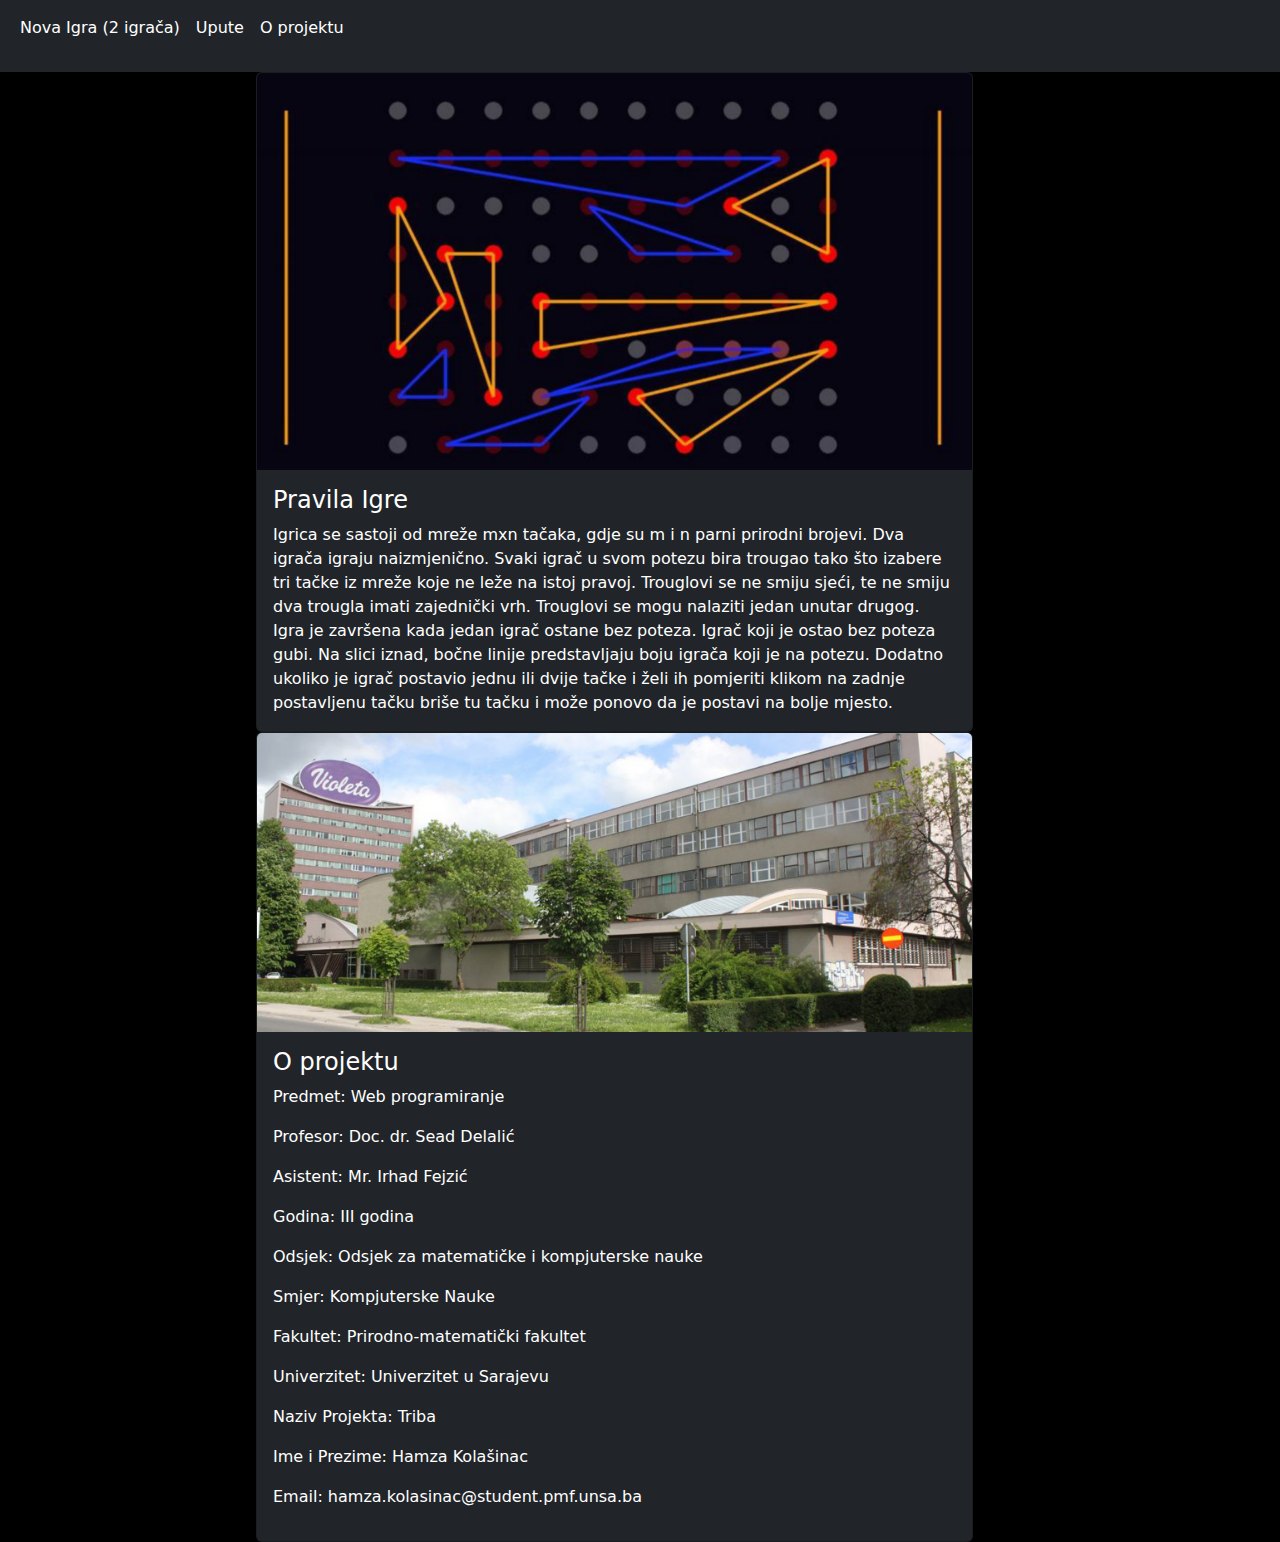
<file: index.html>
<!DOCTYPE html>
<html>
<head>
	<meta charset="utf-8">
	<meta name="viewport" content="width=device-width, initial-scale=1">
	<title>Početna Stranica</title>
	<link href="https://cdn.jsdelivr.net/npm/bootstrap@5.3.2/dist/css/bootstrap.min.css" rel="stylesheet">
	<link rel="stylesheet" href="./style/index.css" type="text/css">
</head>
<body>
	<nav class="navbar navbar-expand-sm bg-dark">

  <div class="container-fluid">
    <ul class="navbar-nav">
      <li class="nav-item">
        <a class="nav-link" href="./NovaIgra.html"><p>Nova Igra (2 igrača)</p></a>
      </li>
      <li class="nav-item">
        <a class="nav-link" href="#upute"><p>Upute</p></a>
      </li>
      <li class="nav-item">
        <a class="nav-link" href="#o-projektu"><p>O projektu</p></a>
      </li>
    </ul>
  </div>
</nav>

<div class="d-flex" id="upute" style="margin-left: 20%;">
<div class="card" style="width:70%">
  <img class="card-img-top " src="./slike/triba1.png" alt="Card image">
  <div class="card-body">
    <h4 class="card-title">Pravila Igre</h4>
    <p class="card-text">Igrica se sastoji od mreže mxn tačaka, gdje su m i n parni prirodni brojevi. Dva igrača igraju
naizmjenično. Svaki igrač u svom potezu bira trougao tako što izabere tri tačke iz mreže koje ne
leže na istoj pravoj. Trouglovi se ne smiju sjeći, te ne smiju dva trougla imati zajednički vrh.
Trouglovi se mogu nalaziti jedan unutar drugog. Igra je završena kada jedan igrač ostane bez
poteza. Igrač koji je ostao bez poteza gubi. Na slici iznad, bočne linije predstavljaju boju igrača
koji je na potezu. Dodatno ukoliko je igrač postavio jednu ili dvije tačke i želi ih pomjeriti klikom na zadnje postavljenu tačku briše tu tačku i može ponovo da je postavi na bolje mjesto.</p>
  </div>
</div>
</div>

<div class="d-flex" id="o-projektu" style="margin-left: 20%;">
<div class="card" style="width:70%">
  <img class="card-img-top " src="./slike/pmf.jpg" alt="Card image">
  <div class="card-body">
    <h4 class="card-title">O projektu</h4>
    <p>Predmet: Web programiranje</p>
    <p>Profesor: Doc. dr. Sead Delalić</p>
    <p>Asistent: Mr. Irhad Fejzić</p>
    <p>Godina: III godina</p>
    <p>Odsjek: Odsjek za matematičke i kompjuterske nauke</p>
    <p>Smjer: Kompjuterske Nauke</p>
    <p>Fakultet: Prirodno-matematički fakultet</p>
    <p>Univerzitet: Univerzitet u Sarajevu</p>
    <p>Naziv Projekta: Triba</p>
    <p>Ime i Prezime: Hamza Kolašinac</p>
    <p>Email: hamza.kolasinac@student.pmf.unsa.ba</p>
  </div>
</div>
</div>

</body>
</html>
</file>
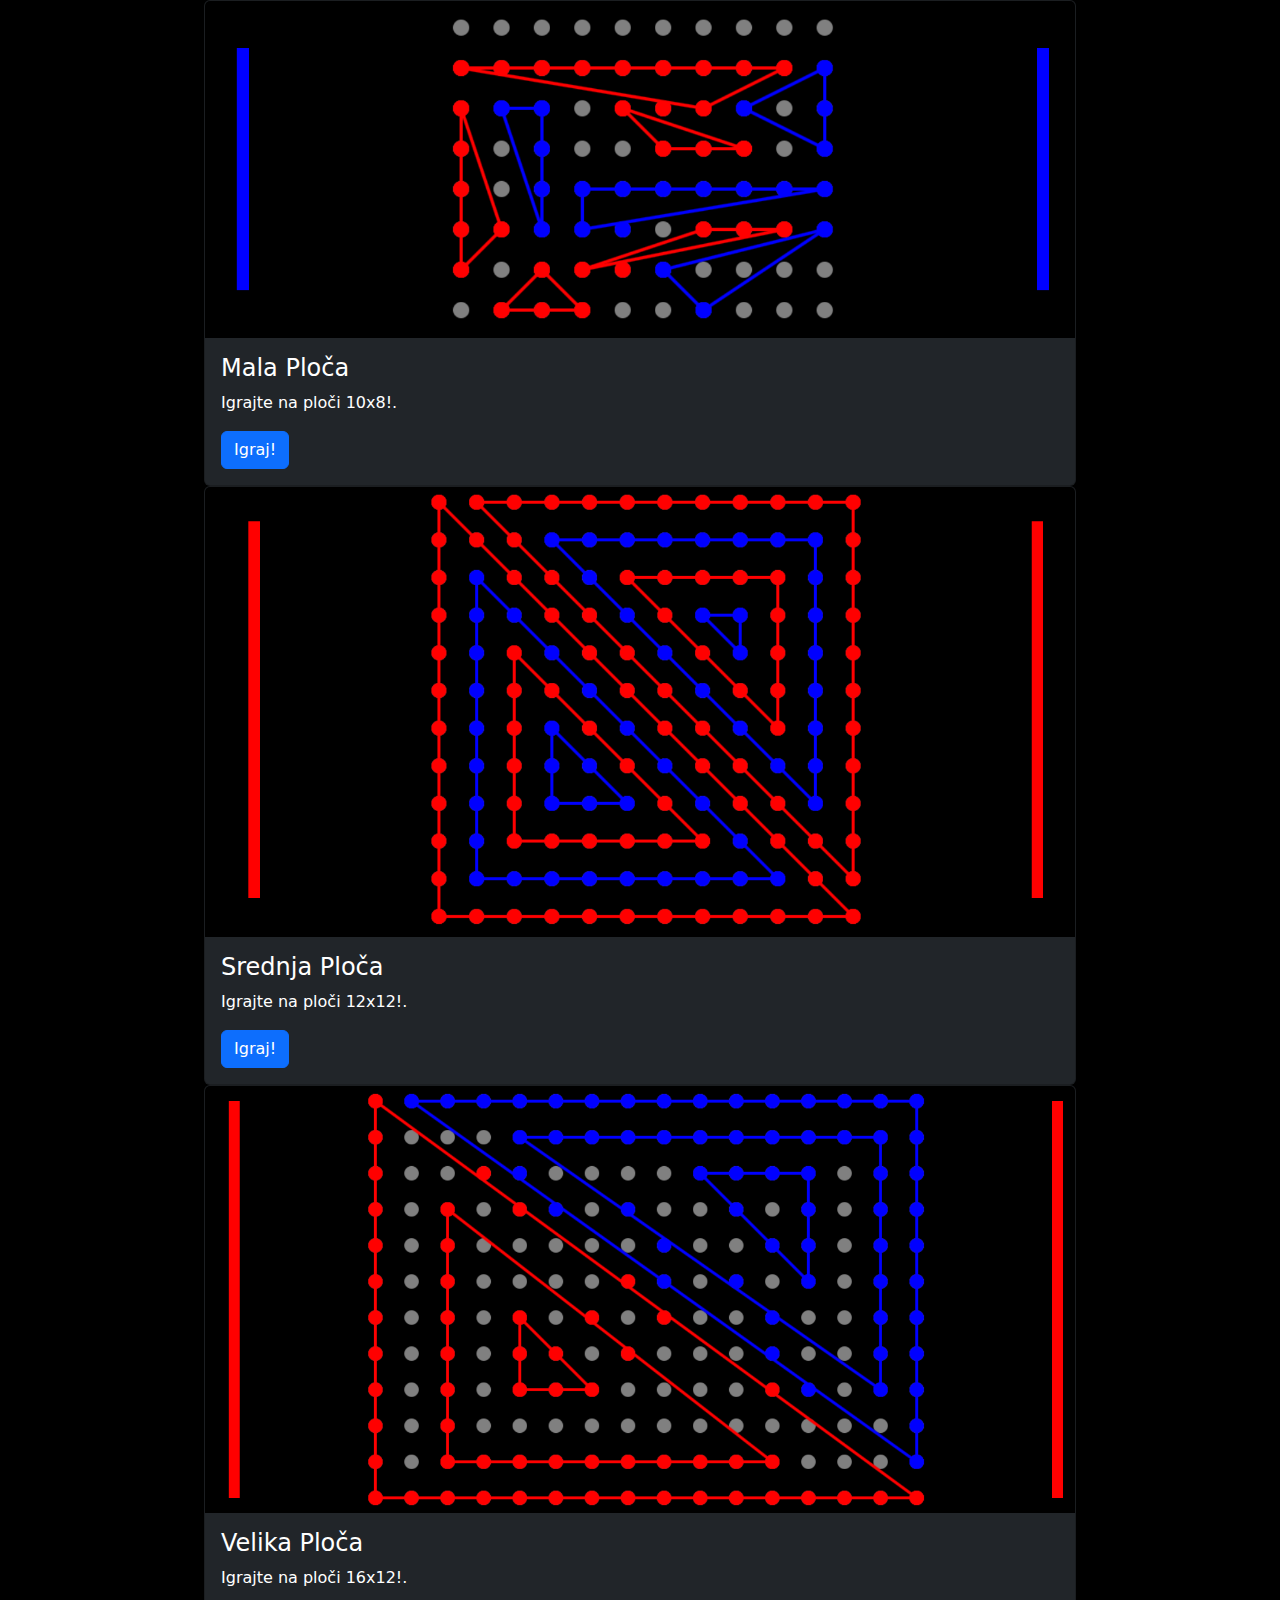
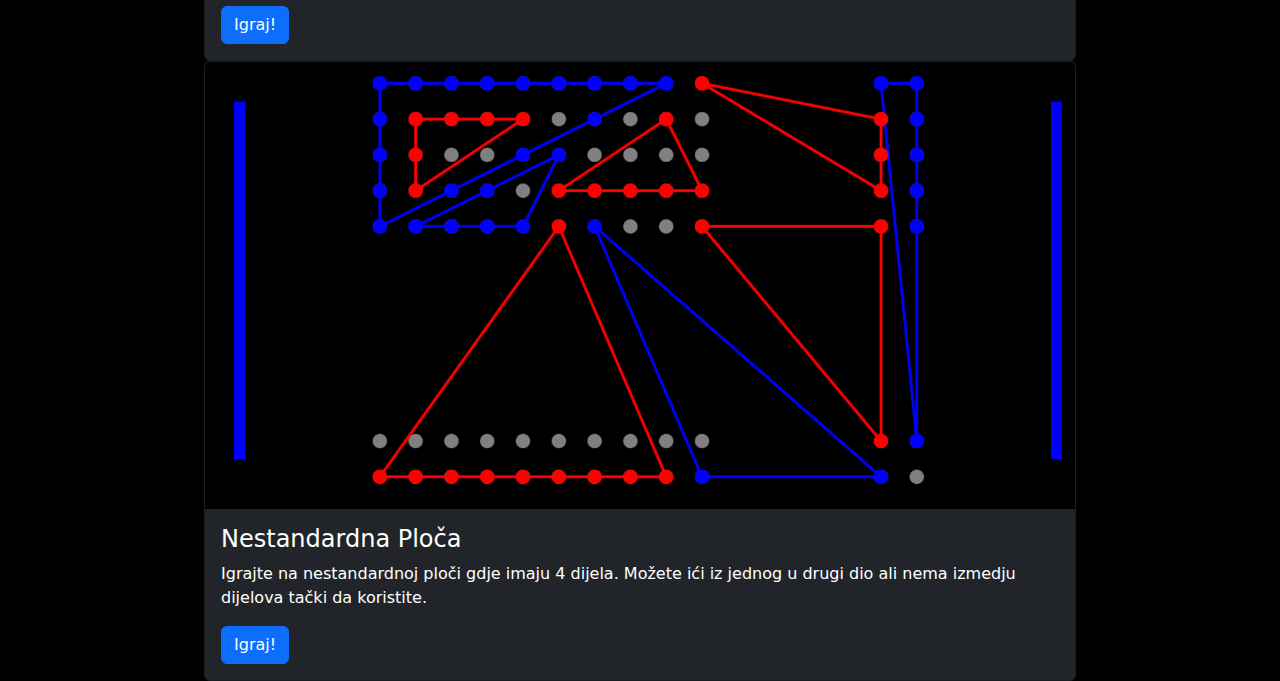
<file: NovaIgra.html>
<!DOCTYPE html>
<html>
<head>
	<meta charset="utf-8">
	<meta name="viewport" content="width=device-width, initial-scale=1">
	<title>Nova Igra</title>
	<link href="https://cdn.jsdelivr.net/npm/bootstrap@5.3.2/dist/css/bootstrap.min.css" rel="stylesheet">
	<link rel="stylesheet" href="./style/NovaIgra.css" type="text/css">
</head>
<body>

<div class="container-fluid" style="width: 70%; height: auto%; margin: auto;">

		<div class="col">
			<div class="card">
  			<img class="card-img-top" src="./slike/triba3.png" alt="Card image">
  			<div class="card-body">
    			<h4 class="card-title">Mala Ploča</h4>
    			<p class="card-text">Igrajte na ploči 10x8!.</p>
    			<a href="./tribaeasy.html" class="btn btn-primary">Igraj!</a>
  			</div>
			</div>
		</div>

		<div class="col">
			<div class="card">
  			<img class="card-img-top" src="./slike/triba4.png" alt="Card image">
  			<div class="card-body">
    			<h4 class="card-title">Srednja Ploča</h4>
    			<p class="card-text">Igrajte na ploči 12x12!.</p>
    			<a href="./tribamedium.html" class="btn btn-primary">Igraj!</a>
  			</div>
			</div>
		</div>

		<div class="col">
			<div class="card">
  			<img class="card-img-top" src="./slike/triba2.png" alt="Card image">
  			<div class="card-body">
    			<h4 class="card-title">Velika Ploča</h4>
    			<p class="card-text">Igrajte na ploči 16x12!.</p>
    			<a href="./triba.html" class="btn btn-primary">Igraj!</a>
  			</div>
			</div>
		</div>

		<div class="col">
			<div class="card">
  			<img class="card-img-top" src="./slike/triba5.png" alt="Card image">
  			<div class="card-body">
    			<h4 class="card-title">Nestandardna Ploča</h4>
    			<p class="card-text">Igrajte na nestandardnoj ploči gdje imaju 4 dijela. Možete ići iz jednog u drugi dio ali nema izmedju dijelova tački da koristite.</p>
    			<a href="./tribanestandardna.html" class="btn btn-primary">Igraj!</a>
  			</div>
			</div>
		</div>



</div>
</body>
</html>
</file>
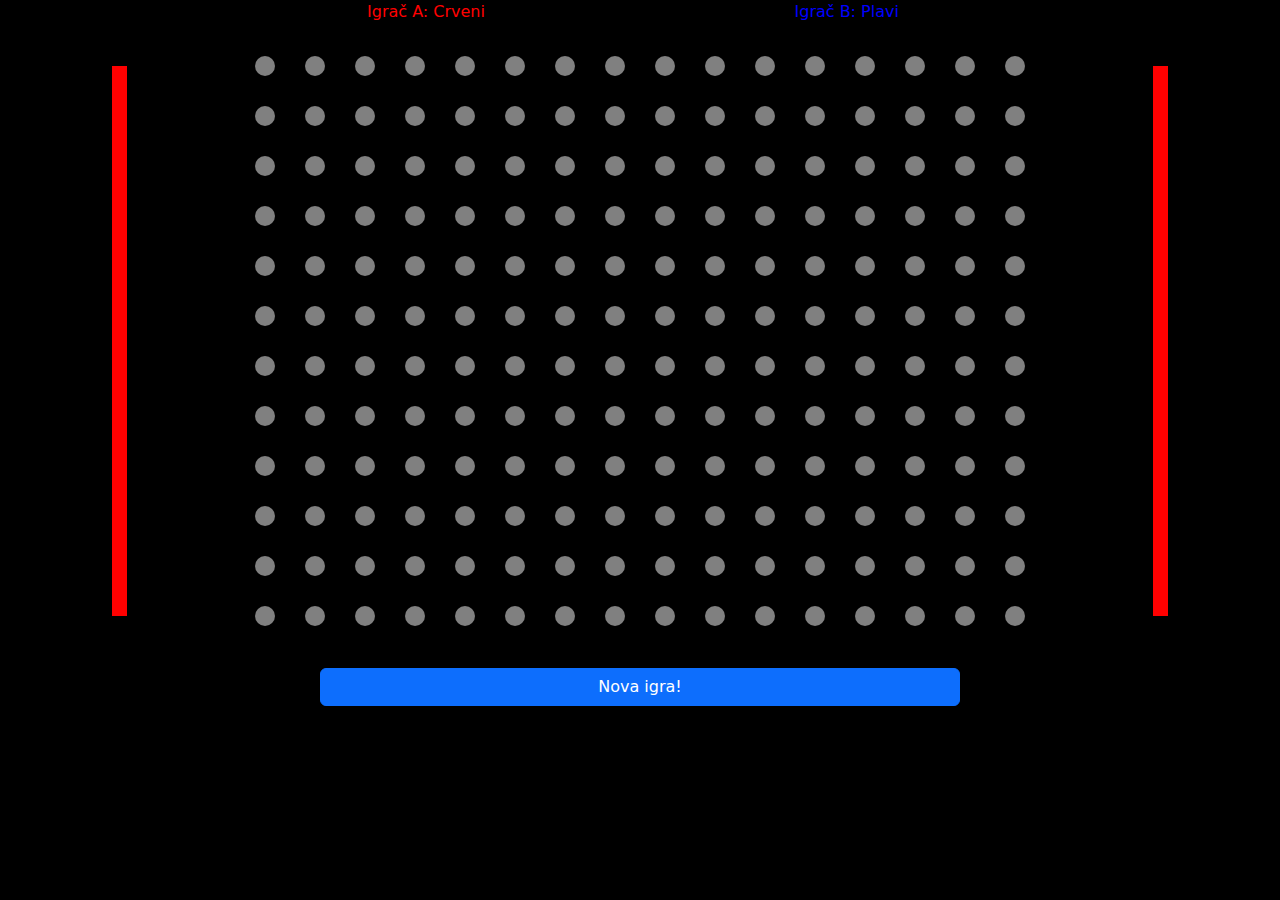
<file: triba.html>
<!DOCTYPE html>
<html>
<head>
	<meta charset="utf-8">
	<meta name="viewport" content="width=device-width, initial-scale=1">
	<title>Triba</title>
	<link href="https://cdn.jsdelivr.net/npm/bootstrap@5.3.2/dist/css/bootstrap.min.css" rel="stylesheet">
	<link rel="stylesheet" href="./style/triba.css" type="text/css">

</head>
<body>

	<div class="container">
		<div class="row">
			
			<div class="col" id="podjela1"><p>Igrač A: Crveni</p></div>
			<div class="col" id="podjela2"><p>Igrač B: Plavi</p></div>

		</div>

	</div>
	
	<div id="glavni">
		<div class="igrac" id="igracl">
			<p></p>
		</div>
		<div>
			<canvas id="triba" width="800" height="600" style="border:1px solid #000000;"></canvas>
		</div>
		<div class="igrac" id="igracd">
			<p></p>
		</div>
	</div>

	<button type="button" onclick="NovaIgra()" class="btn btn-primary batn">Nova igra!</button>

	<script src="./script/triba.js"></script>
</body>
</html>
</file>
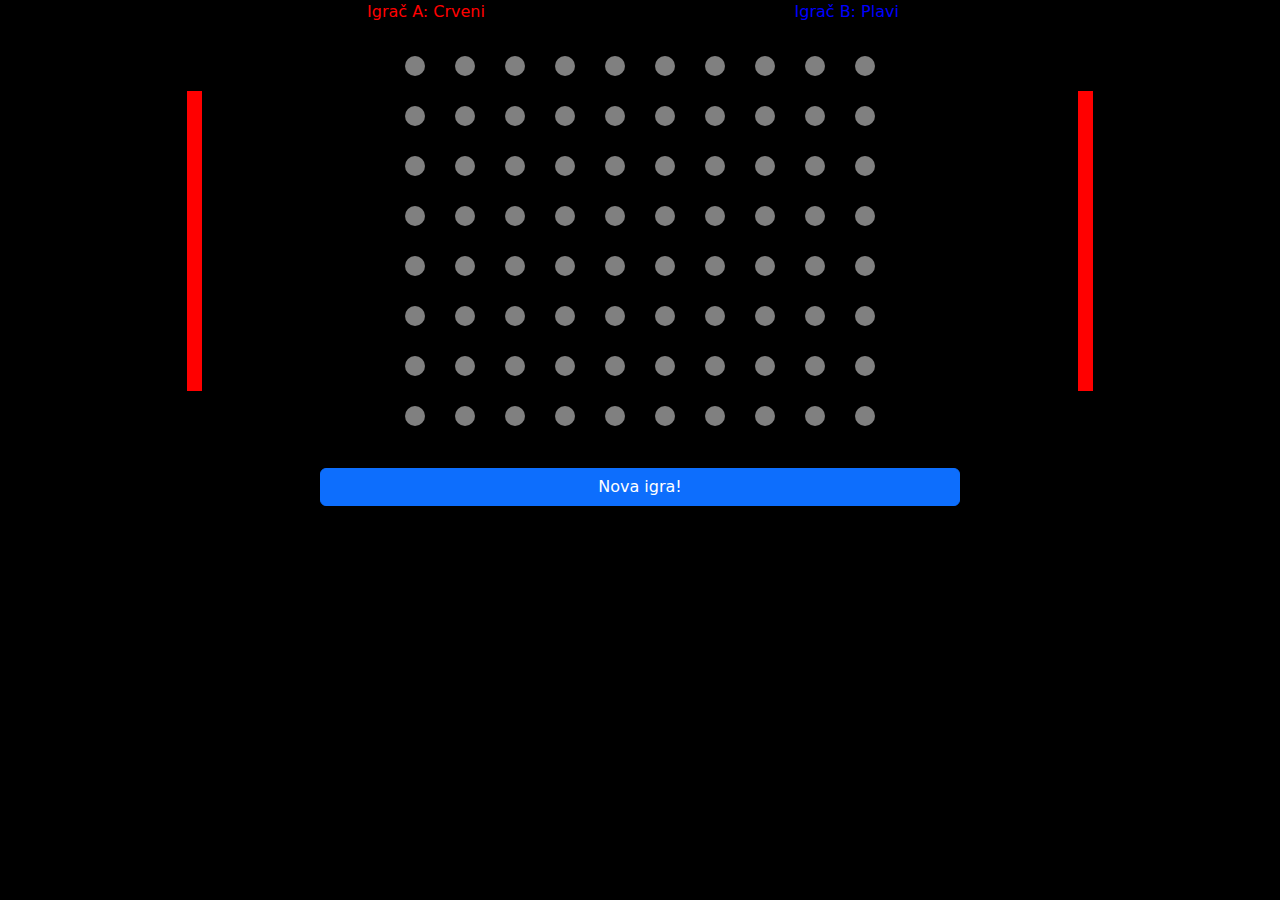
<file: tribaeasy.html>
<!DOCTYPE html>
<html>
<head>
	<meta charset="utf-8">
	<meta name="viewport" content="width=device-width, initial-scale=1">
	<title>Triba</title>
	<link href="https://cdn.jsdelivr.net/npm/bootstrap@5.3.2/dist/css/bootstrap.min.css" rel="stylesheet">
	<link rel="stylesheet" href="./style/tribaeasy.css" type="text/css">
</head>
<body>

	<div class="container">
		<div class="row">
			
			<div class="col" id="podjela1"><p>Igrač A: Crveni</p></div>
			<div class="col" id="podjela2"><p>Igrač B: Plavi</p></div>

		</div>

	</div>

	<div id="glavni">
		<div class="igrac" id="igracl">
			<p></p>
		</div>
		<div>
			<canvas id="triba" width="500" height="400" style="border:1px solid #000000;"></canvas>
		</div>
		<div class="igrac" id="igracd">
			<p></p>
		</div>
	</div>

	<button type="button" onclick="NovaIgra()" class="btn btn-primary batn">Nova igra!</button>

	<script src="./script/tribaeasy.js"></script>
</body>
</html>
</file>
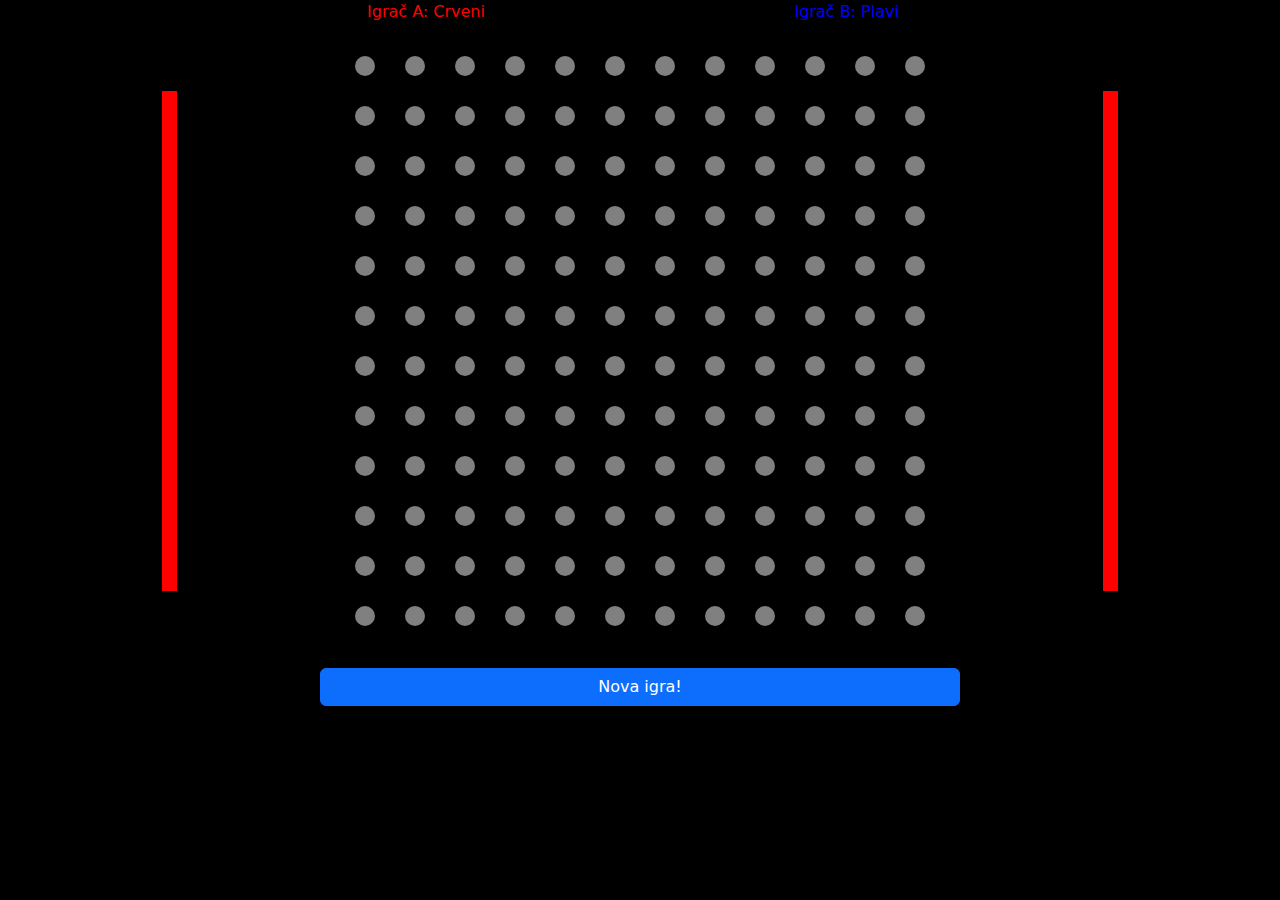
<file: tribamedium.html>
<!DOCTYPE html>
<html>
<head>
	<meta charset="utf-8">
	<meta name="viewport" content="width=device-width, initial-scale=1">
	<title>Triba</title>
	<link href="https://cdn.jsdelivr.net/npm/bootstrap@5.3.2/dist/css/bootstrap.min.css" rel="stylesheet">
	<link rel="stylesheet" href="./style/tribamedium.css" type="text/css">
</head>
<body>

	<div class="container">
		<div class="row">
			
			<div class="col" id="podjela1"><p>Igrač A: Crveni</p></div>
			<div class="col" id="podjela2"><p>Igrač B: Plavi</p></div>

		</div>

	</div>
	
	<div id="glavni">
		<div class="igrac" id="igracl">
			<p></p>
		</div>
		<div>
			<canvas id="triba" width="600" height="600" style="border:1px solid #000000;"></canvas>
		</div>
		<div class="igrac" id="igracd">
			<p></p>
		</div>
	</div>

	<button type="button" onclick="NovaIgra()" class="btn btn-primary batn">Nova igra!</button>

	<script src="./script/tribamedium.js"></script>
</body>
</html>
</file>
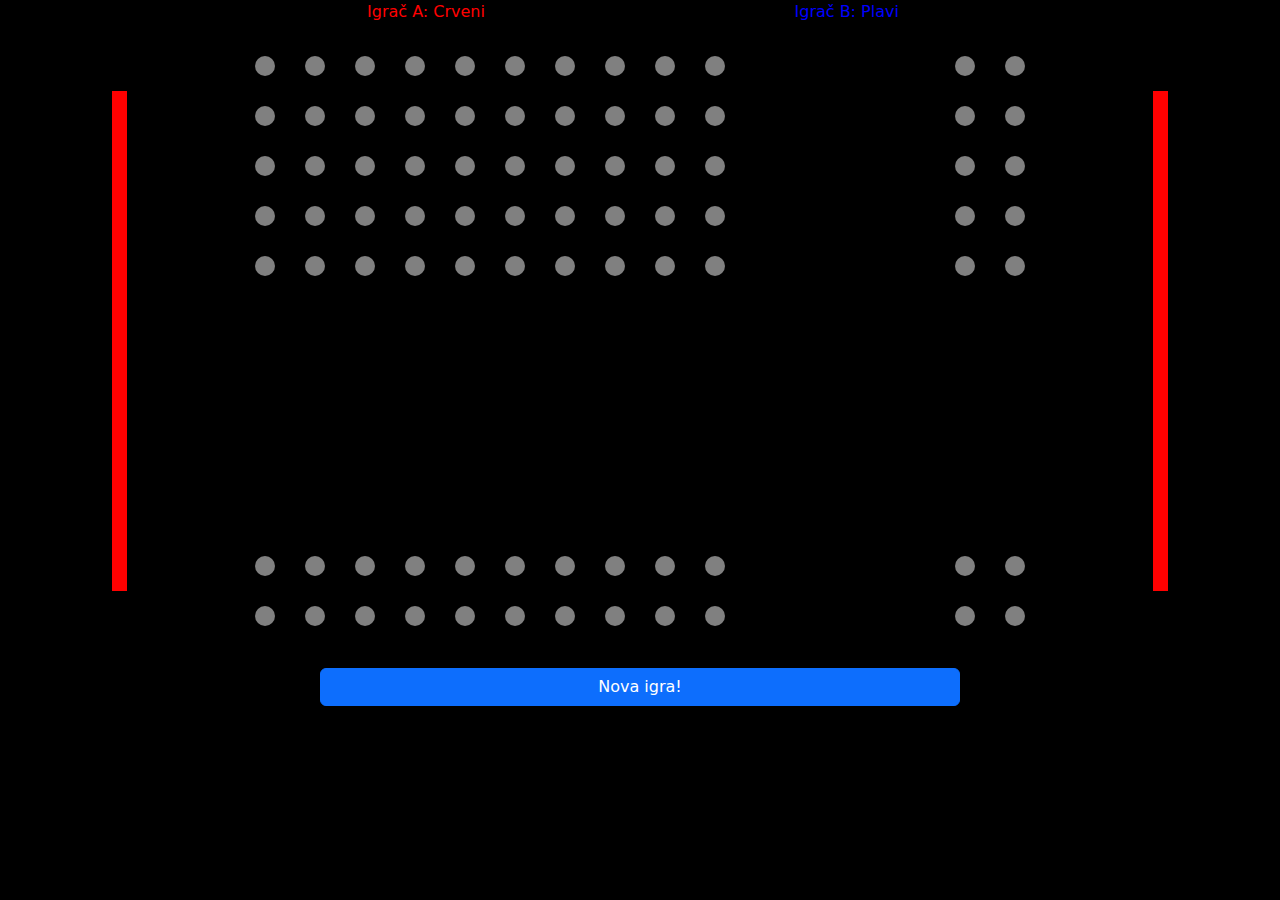
<file: tribanestandardna.html>
<!DOCTYPE html>
<html>
<head>
	<meta charset="utf-8">
	<meta name="viewport" content="width=device-width, initial-scale=1">
	<title>Triba</title>
	<link href="https://cdn.jsdelivr.net/npm/bootstrap@5.3.2/dist/css/bootstrap.min.css" rel="stylesheet">
	<link rel="stylesheet" href="./style/tribanestandardna.css" type="text/css">
</head>
<body>

	<div class="container">
		<div class="row">
			
			<div class="col" id="podjela1"><p>Igrač A: Crveni</p></div>
			<div class="col" id="podjela2"><p>Igrač B: Plavi</p></div>

		</div>

	</div>
	
	<div id="glavni">
		<div class="igrac" id="igracl">
			<p></p>
		</div>
		<div>
			<canvas id="triba" width="800" height="600" style="border:1px solid #000000;"></canvas>
		</div>
		<div class="igrac" id="igracd">
			<p></p>
		</div>
	</div>

	<button type="button" onclick="NovaIgra()" class="btn btn-primary batn">Nova igra!</button>

	<script src="./script/tribanestandardna.js"></script>
</body>
</html>
</file>
<file: style/index.css>
p{
	color: white;
}
.card-title{
	color: white;
}
body{
	background: black;
}
.card{
	background: #212529;
}
</file>
<file: style/NovaIgra.css>
p{
	color: white;
}
.card-title{
	color: white;
}
body{
	background: black;
}
.card{
	background: #212529;
}
</file>
<file: style/triba.css>
body{
	background-color: black;
}

#glavni{
	display: flex;
	margin: auto;
}

.igrac{
	width:15px;
	height: 550px;
	background: red;
	margin: auto;
}

#triba{
	display: flex;
	margin: auto;
}
.batn{
	width: 50%;
	margin-left: 25%;
	margin-top: 2%;
}
#podjela1{
	margin-left: 25%;
	color: red;
}
#podjela2{
	color: blue;
}
</file>
<file: style/tribaeasy.css>
body{
	background-color: black;
}


#glavni{
	display: flex;
	margin: auto;
}

.igrac{
	width:15px;
	height: 300px;
	background: red;
	margin: auto;
}

#triba{
	display: flex;
	margin: auto;
}
.batn{
	width: 50%;
	margin-left: 25%;
	margin-top: 2%;
}
#podjela1{
	margin-left: 25%;
	color: red;
}
#podjela2{
	color: blue;
}
</file>
<file: style/tribamedium.css>
body{
	background-color: black;
}

#glavni{
	display: flex;
	margin: auto;
}

.igrac{
	width:15px;
	height: 500px;
	background: red;
	margin: auto;
}

#triba{
	display: flex;
	margin: auto;
}
.batn{
	width: 50%;
	margin-left: 25%;
	margin-top: 2%;
}
#podjela1{
	margin-left: 25%;
	color: red;
}
#podjela2{
	color: blue;
}
</file>
<file: style/tribanestandardna.css>
body{
	background-color: black;
}

#glavni{
	display: flex;
	margin: auto;
}

.igrac{
	width:15px;
	height: 500px;
	background: red;
	margin: auto;
}

#triba{
	display: flex;
	margin: auto;
}
.batn{
	width: 50%;
	margin-left: 25%;
	margin-top: 2%;
}
#podjela1{
	margin-left: 25%;
	color: red;
}
#podjela2{
	color: blue;
}
</file>
